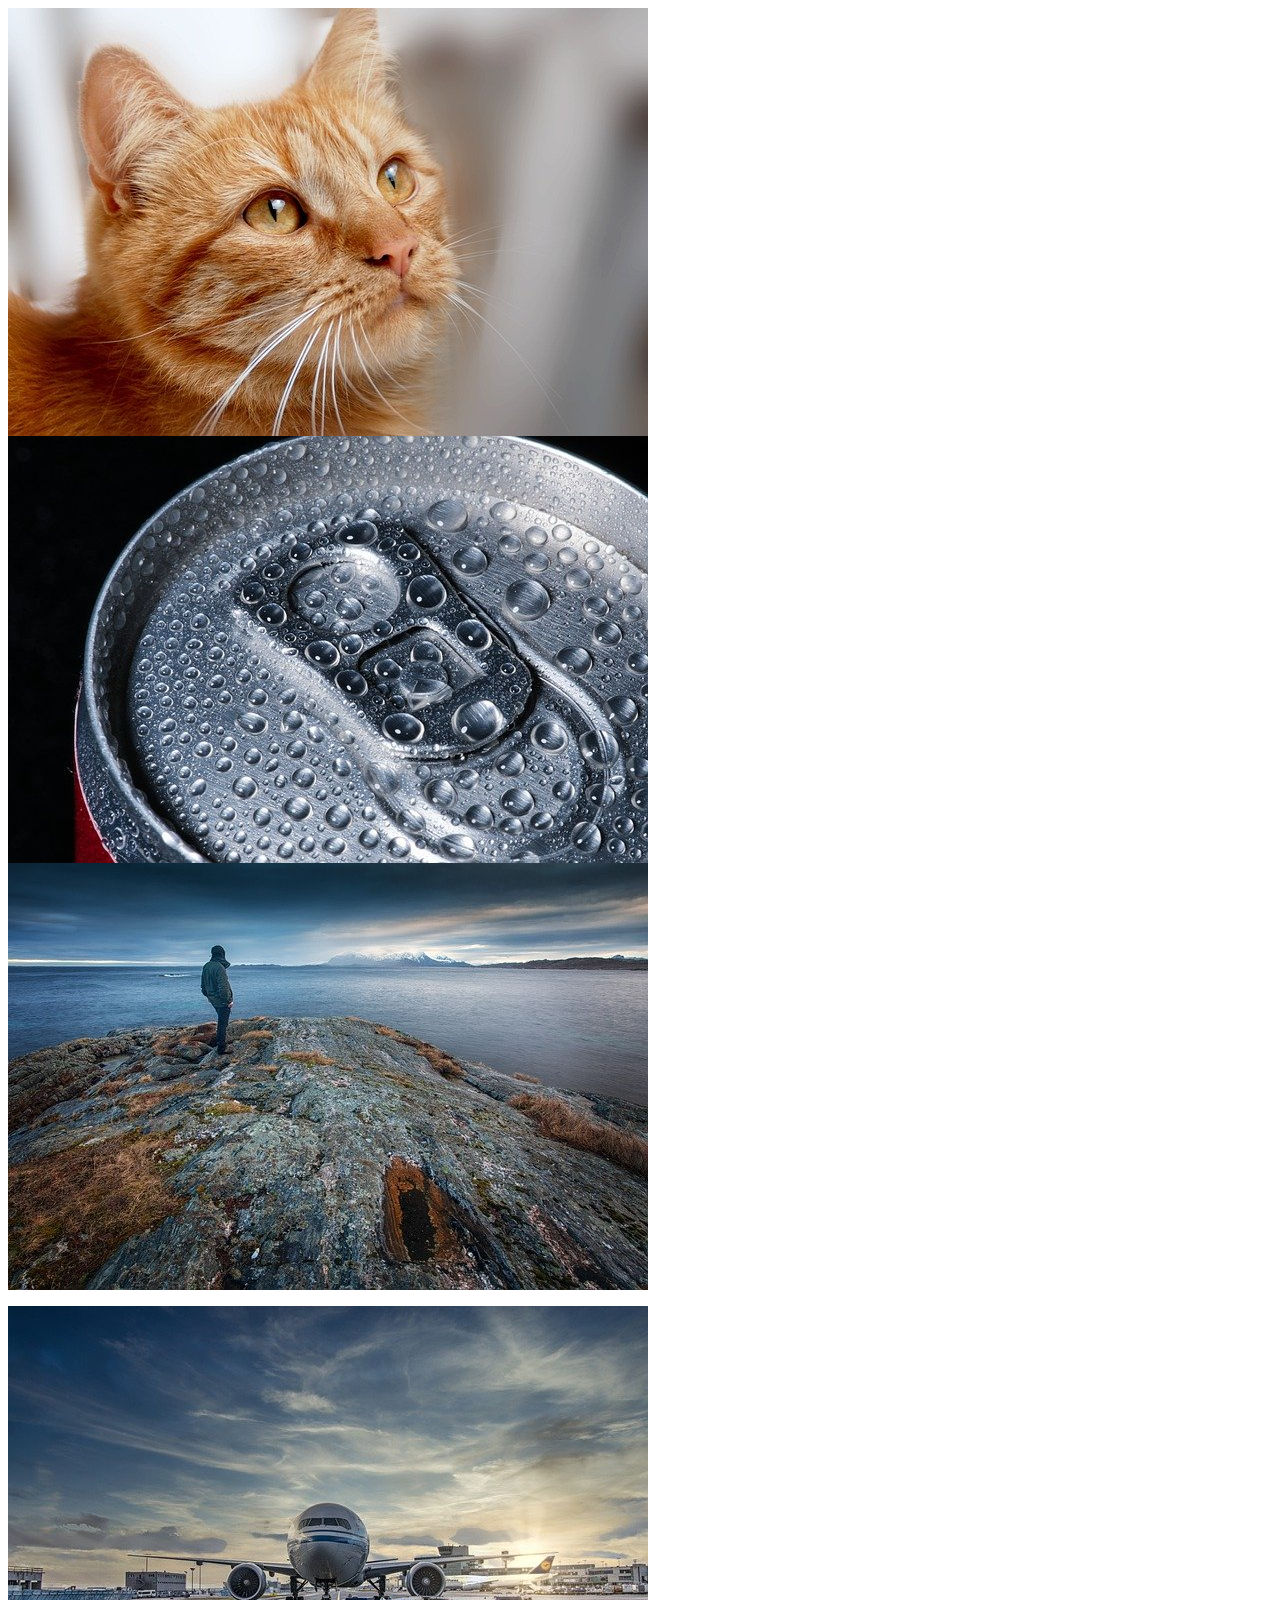
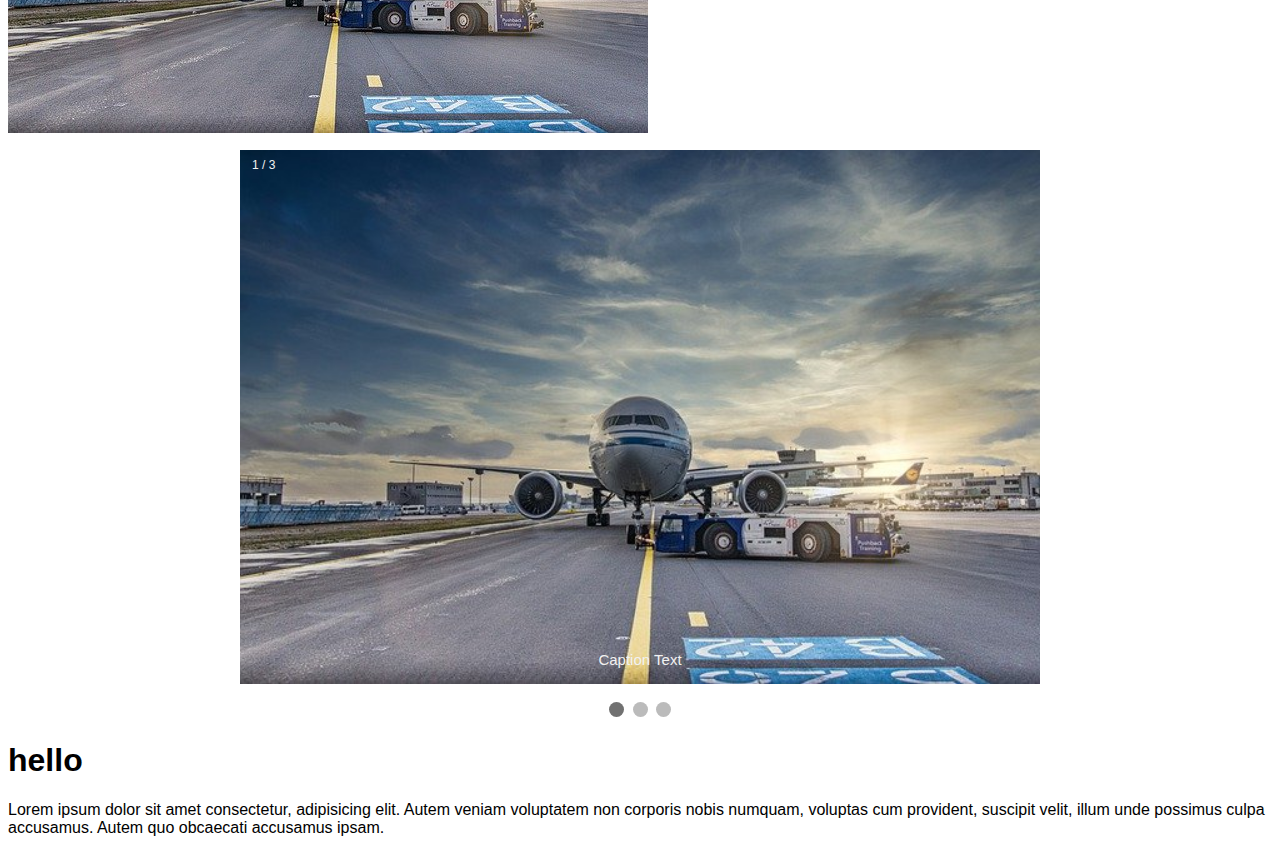
<file: index.html>
<!DOCTYPE html>
<html lang="en">
<head>
    <meta charset="UTF-8">
    <meta http-equiv="X-UA-Compatible" content="IE=edge">
    <meta name="viewport" content="width=device-width, initial-scale=1.0">
    <link rel="stylesheet" href="./style.css" />
    <title>Document</title>
</head>
<body>

    
    <img id="pic" data-alt-src="winter.jpg" src="cat.jpg" >
    <img id="pic2" data-alt-src="lasanga.jpg" src="sodacan.jpg" >
    <img id="pic3" src="mountin.jpg"  >

    <div id="pic4">
        <ul class="box">
        <li id="t_01" class="active">	
            <img src="airplane.jpg" class="image"/></li>
        <li id="t_01"> <img src="architec.jpg" alt="" class="image"/></li>
       <li id="t_01">    <img src="mountin.jpg" alt="" class="image"/></li>
       <li id="t_01">    <img src="owl.jpg" alt="" class="image"/></li>
        </ul>
    
    </div>

     <br><br><br><br><br><br>
    <div class="slideshow-container">

        <div class="mySlides fade">
          <div class="numbertext">1 / 3</div>
          <img src="airplane.jpg" style="width:100%">
          <div class="text">Caption Text</div>
        </div>
        
        <div class="mySlides fade">
          <div class="numbertext">2 / 3</div>
          <img src="magical.jpg" style="width:100%">
          <div class="text">Caption Two</div>
        </div>
        
        <div class="mySlides fade">
          <div class="numbertext">3 / 3</div>
          <img src="winter.jpg" style="width:100%">
          <div class="text">Caption Three</div>
        </div>
        
        </div>
        <br>
        
        <div style="text-align:center">
          <span class="dot"></span> 
          <span class="dot"></span> 
          <span class="dot"></span> 
        </div>

    <h1>hello</h1>

    <p id="lorem">Lorem ipsum dolor sit amet consectetur, 
        adipisicing elit. Autem veniam voluptatem non corporis nobis numquam, voluptas cum provident, 
        suscipit velit, illum unde possimus culpa accusamus. Autem quo obcaecati accusamus ipsam.</p>


    <script src="https://ajax.googleapis.com/ajax/libs/jquery/3.6.0/jquery.min.js"></script>

    <script>

        var slideIndex = 0;
        showSlides();

        function showSlides() {
        var i;
        var slides = document.getElementsByClassName("mySlides");
        var dots = document.getElementsByClassName("dot");
        for (i = 0; i < slides.length; i++) {
            slides[i].style.display = "none";  
        }
        slideIndex++;
        if (slideIndex > slides.length) {slideIndex = 1}    
        for (i = 0; i < dots.length; i++) {
            dots[i].className = dots[i].className.replace(" active", "");
        }
        slides[slideIndex-1].style.display = "block";  
        dots[slideIndex-1].className += " active";
        setTimeout(showSlides, 2000); // Change image every 2 seconds
        }

        $(document).ready(function(){
            
            console.log("hello jquery");

            $("#pic").on({
                "mouseover" : function() {
                    this.src = 'winter.jpg';
            },
                "mouseout" : function() {
                    this.src='cat.jpg';
            }
            });

            $("#pic2").on({
                "mousedown" : function() {
                    this.src = 'lasanga.jpg';
            },
                "mouseup" : function() {
                    this.src='sodacan.jpg';
            }
            });
            
            $("img").click(function () {
                $('#pic4 li:first').insertAfter($('#pic4 li:last'));
            });

            //fade out when not mouseover, otherwise focus

            $("#pic3").hover(function() {
                $(this).animate({opacity: 0.3}, 500);
            }, function() {
                $(this).animate({opacity: 1.0}, 500);
            });

            /* $("#pic4").on({
                "mousedown" : function() {
                    this.src = 'architec.jpg';
                   }
            });
            $("#pic4").on({
                "mousedown" : function() {
                    this.src = 'airplane.jpg';
                   }
            }); */

            
            $(".box li").click(function() {
                if ($(this).is(':last-child')) {
                    $(".box li:first-child").fadeIn("slow").nextAll("li").hide()
                } else {
                    $(this).next("li").fadeIn("slow").prevAll("li").hide();
                }
            })

                

            /* $("#pic").hover(function(){
                //$(this).fadeOut();
                //$(this).fadeIn();
                
                
            }); */ 

            /*         $(function() {
            $('img[data-alt-src]').each(function() { 
                new Image().src = $(this).data('alt-src'); 
                    }).hover(sourceSwap, sourceSwap); 
                });
                $(function () {
            $('img.pic').hover(sourceSwap, sourceSwap);
            }); */

            
            });

        

    </script>
    
</body>
</html>
</file>
<file: style.css>
* {box-sizing: border-box;}
body {font-family: Verdana, sans-serif;}
.mySlides {display: none;}
img {vertical-align: middle;}

/* Slideshow container */
.slideshow-container {
  max-width: 800px;
  position: relative;
  margin: auto;
}

/* Caption text */
.text {
  color: #f2f2f2;
  font-size: 15px;
  padding: 8px 12px;
  position: absolute;
  bottom: 8px;
  width: 100%;
  text-align: center;
}

/* Number text (1/3 etc) */
.numbertext {
  color: #f2f2f2;
  font-size: 12px;
  padding: 8px 12px;
  position: absolute;
  top: 0;
}

/* The dots/bullets/indicators */
.dot {
  height: 15px;
  width: 15px;
  margin: 0 2px;
  background-color: #bbb;
  border-radius: 50%;
  display: inline-block;
  transition: background-color 0.6s ease;
}

.active {
  background-color: #717171;
}

/* Fading animation */
.fade {
  -webkit-animation-name: fade;
  -webkit-animation-duration: 1.5s;
  animation-name: fade;
  animation-duration: 1.5s;
}

ul
{
	height: 320px;
	position: relative;
	width: 320px;
}

ul li
{
	left: 0;
	list-style: none;
	position: absolute;
	text-decoration: none;
	top: 0;
}

ul li
{
	display: none;
}

ul li.active
{
	display: block;
}


@-webkit-keyframes fade {
  from {opacity: .4} 
  to {opacity: 1}
}

@keyframes fade {
  from {opacity: .4} 
  to {opacity: 1}
}

/* On smaller screens, decrease text size */
@media only screen and (max-width: 300px) {
  .text {font-size: 11px}
}
</file>
